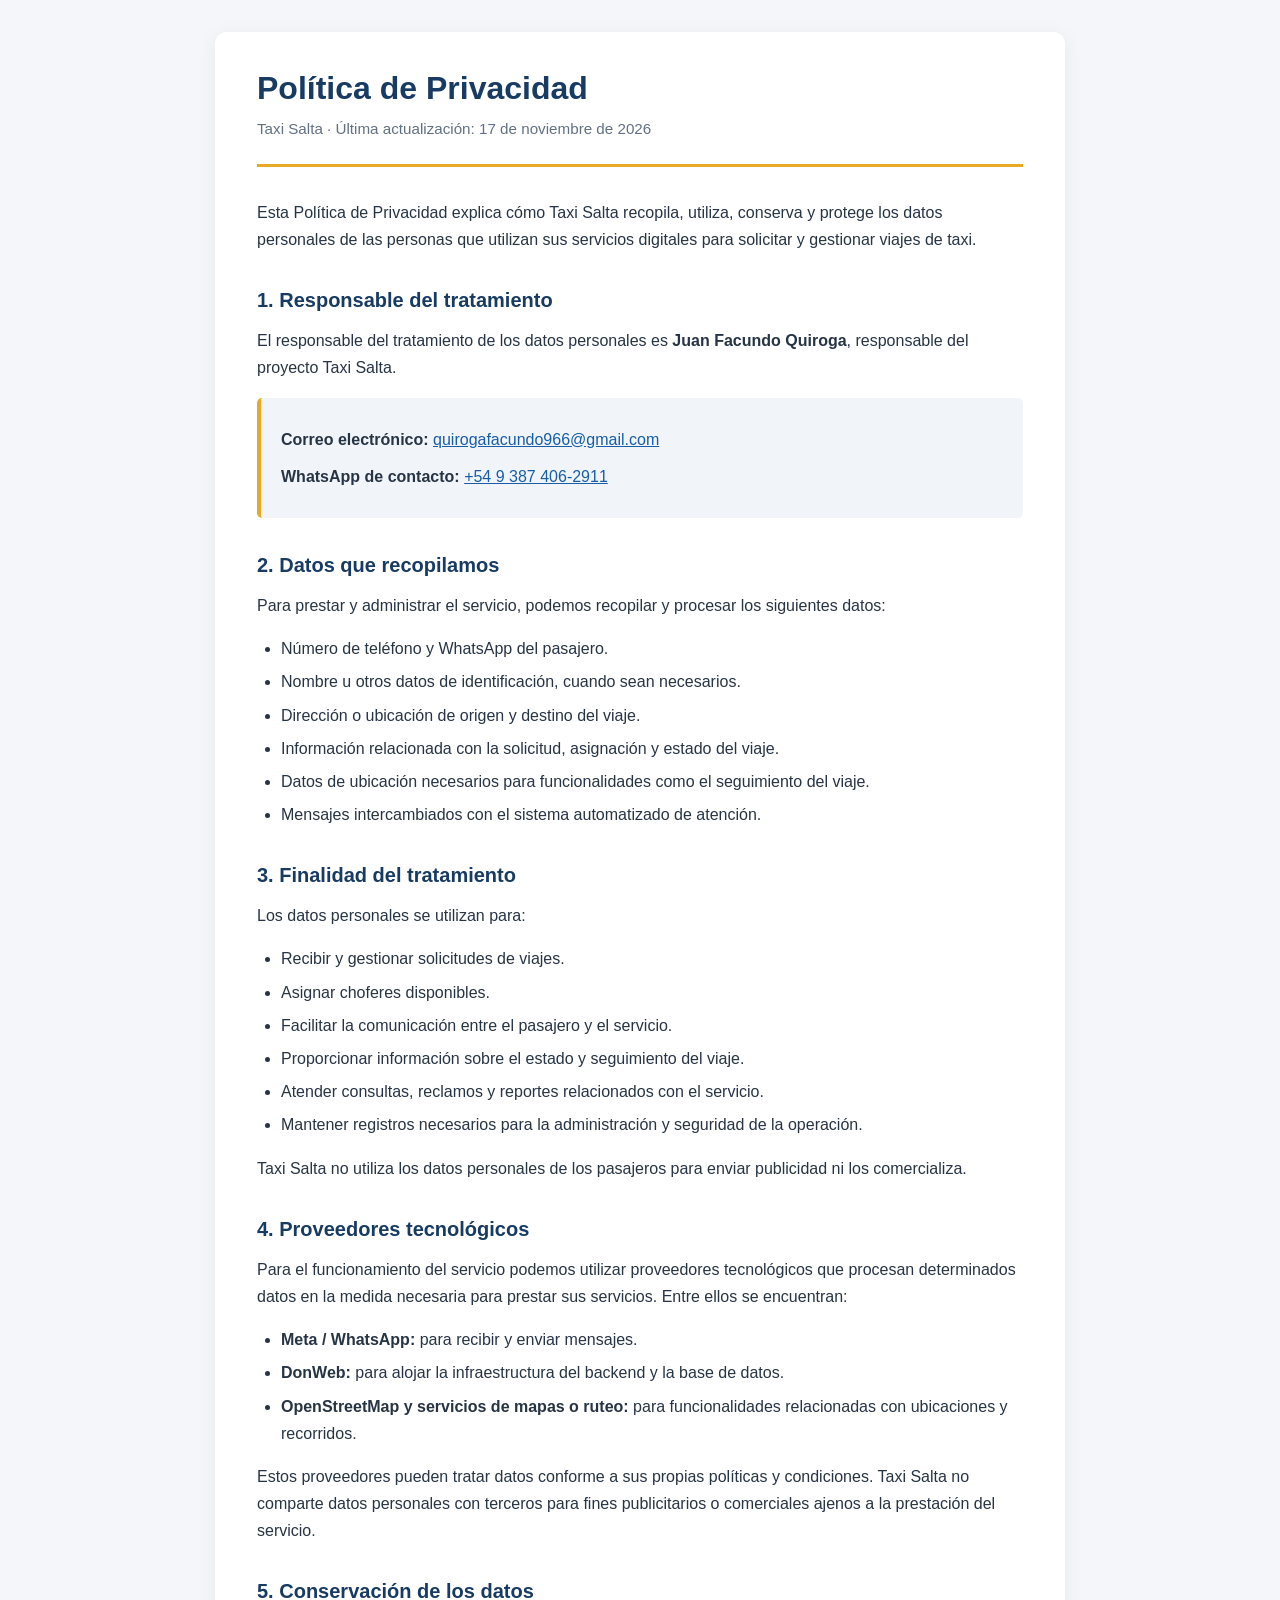
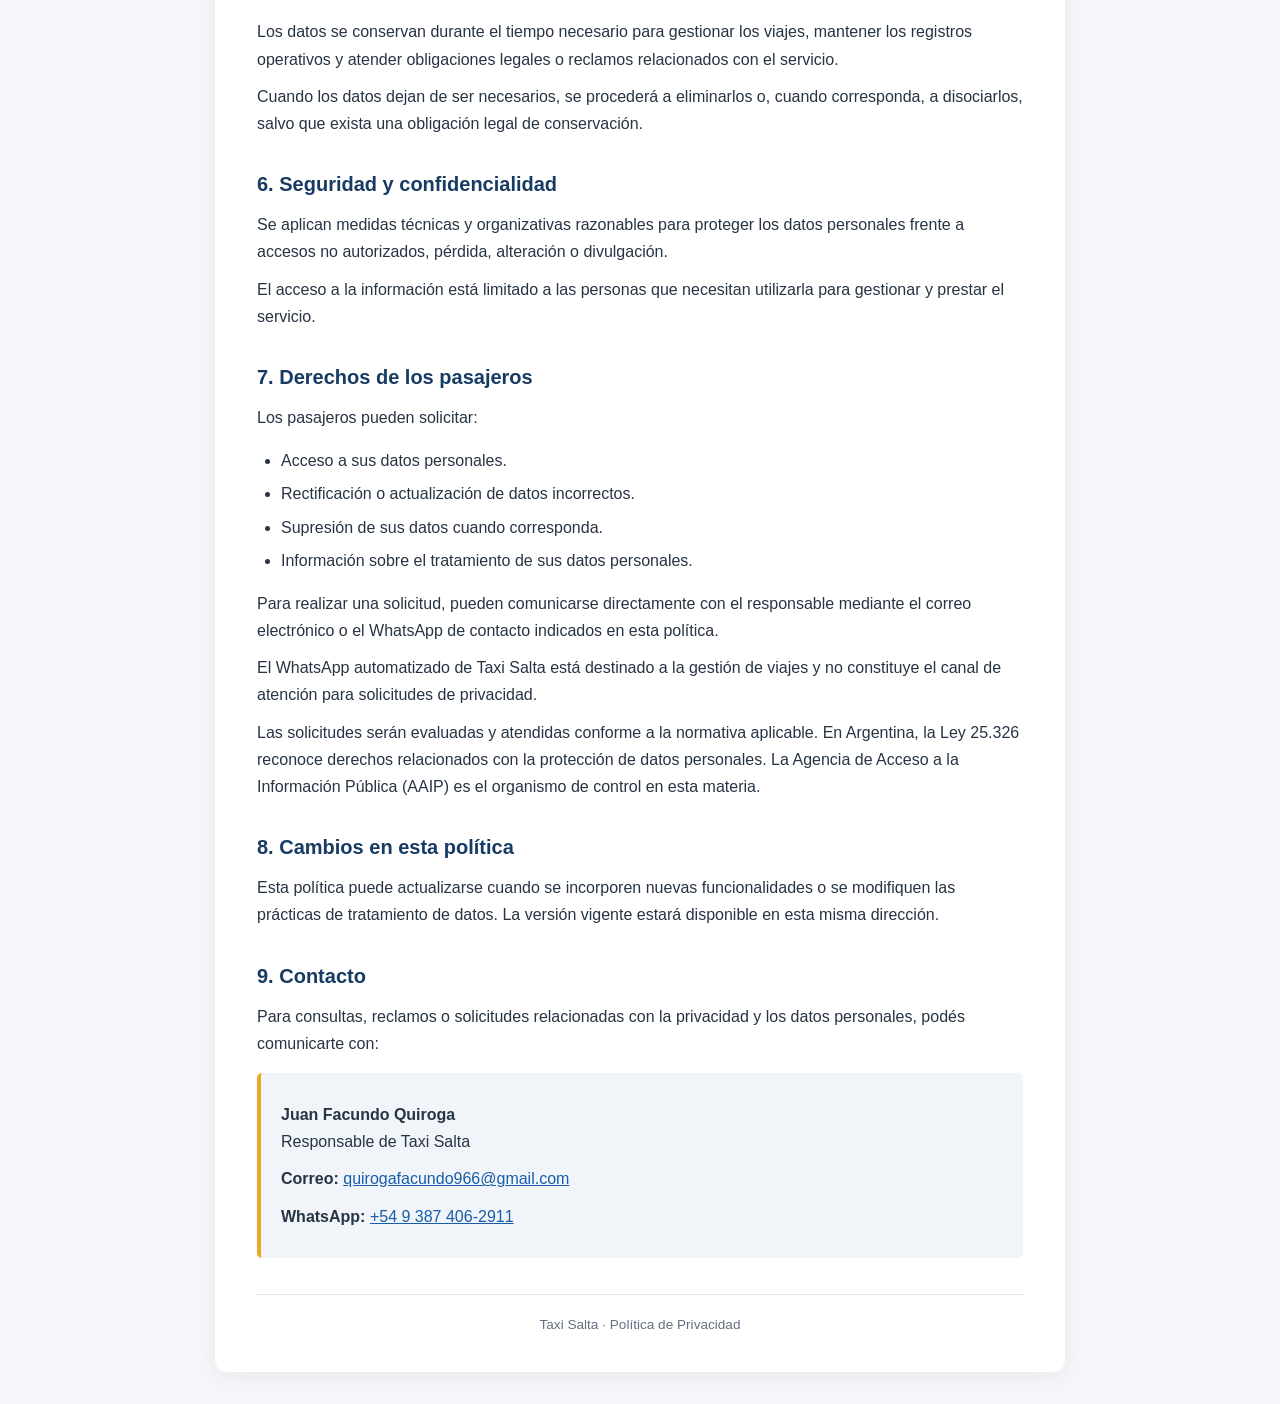
<file: frontend/politica-privacidad.html>
<!DOCTYPE html>
<html lang="es">
<head>
    <meta charset="UTF-8">
    <meta name="viewport" content="width=device-width, initial-scale=1.0">
    <meta name="description" content="Política de privacidad de Taxi Salta. Información sobre el tratamiento y la protección de datos personales.">
    <title>Política de Privacidad | Taxi Salta</title>
    <style>
        :root {
            color-scheme: light;
            --primary: #173b63;
            --accent: #e8a923;
            --background: #f4f6f9;
            --text: #273444;
            --muted: #637083;
            --surface: #ffffff;
        }

        * {
            box-sizing: border-box;
        }

        body {
            margin: 0;
            padding: 32px 16px;
            background: var(--background);
            color: var(--text);
            font-family: Arial, Helvetica, sans-serif;
            line-height: 1.7;
        }

        main {
            width: 100%;
            max-width: 850px;
            margin: 0 auto;
            padding: 36px 42px;
            background: var(--surface);
            border-radius: 12px;
            box-shadow: 0 4px 20px rgba(0, 0, 0, 0.06);
        }

        header {
            margin-bottom: 32px;
            padding-bottom: 22px;
            border-bottom: 3px solid var(--accent);
        }

        h1 {
            margin: 0 0 8px;
            color: var(--primary);
            font-size: 2rem;
            line-height: 1.25;
        }

        .subtitle {
            margin: 0;
            color: var(--muted);
            font-size: 0.95rem;
        }

        h2 {
            margin: 30px 0 10px;
            color: var(--primary);
            font-size: 1.25rem;
        }

        p {
            margin: 10px 0;
        }

        ul {
            padding-left: 24px;
        }

        li {
            margin: 6px 0;
        }

        a {
            color: #175da8;
            overflow-wrap: anywhere;
        }

        .contact {
            margin-top: 16px;
            padding: 18px 20px;
            background: #f1f5fa;
            border-left: 4px solid var(--accent);
            border-radius: 5px;
        }

        footer {
            margin-top: 36px;
            padding-top: 18px;
            border-top: 1px solid #e1e6ed;
            color: var(--muted);
            font-size: 0.85rem;
            text-align: center;
        }

        @media (max-width: 600px) {
            body {
                padding: 14px 10px;
            }

            main {
                padding: 25px 20px;
            }

            h1 {
                font-size: 1.65rem;
            }
        }
    </style>
</head>
<body>
<main>
    <header>
        <h1>Política de Privacidad</h1>
        <p class="subtitle">Taxi Salta · Última actualización: 17 de noviembre de 2026</p>
    </header>

    <p>Esta Política de Privacidad explica cómo Taxi Salta recopila, utiliza, conserva y protege los datos personales de las personas que utilizan sus servicios digitales para solicitar y gestionar viajes de taxi.</p>

    <h2>1. Responsable del tratamiento</h2>
    <p>El responsable del tratamiento de los datos personales es <strong>Juan Facundo Quiroga</strong>, responsable del proyecto Taxi Salta.</p>
    <div class="contact">
        <p><strong>Correo electrónico:</strong> <a href="mailto:quirogafacundo966@gmail.com">quirogafacundo966@gmail.com</a></p>
        <p><strong>WhatsApp de contacto:</strong> <a href="https://wa.me/5493874062911" target="_blank" rel="noopener noreferrer">+54 9 387 406-2911</a></p>
    </div>

    <h2>2. Datos que recopilamos</h2>
    <p>Para prestar y administrar el servicio, podemos recopilar y procesar los siguientes datos:</p>
    <ul>
        <li>Número de teléfono y WhatsApp del pasajero.</li>
        <li>Nombre u otros datos de identificación, cuando sean necesarios.</li>
        <li>Dirección o ubicación de origen y destino del viaje.</li>
        <li>Información relacionada con la solicitud, asignación y estado del viaje.</li>
        <li>Datos de ubicación necesarios para funcionalidades como el seguimiento del viaje.</li>
        <li>Mensajes intercambiados con el sistema automatizado de atención.</li>
    </ul>

    <h2>3. Finalidad del tratamiento</h2>
    <p>Los datos personales se utilizan para:</p>
    <ul>
        <li>Recibir y gestionar solicitudes de viajes.</li>
        <li>Asignar choferes disponibles.</li>
        <li>Facilitar la comunicación entre el pasajero y el servicio.</li>
        <li>Proporcionar información sobre el estado y seguimiento del viaje.</li>
        <li>Atender consultas, reclamos y reportes relacionados con el servicio.</li>
        <li>Mantener registros necesarios para la administración y seguridad de la operación.</li>
    </ul>
    <p>Taxi Salta no utiliza los datos personales de los pasajeros para enviar publicidad ni los comercializa.</p>

    <h2>4. Proveedores tecnológicos</h2>
    <p>Para el funcionamiento del servicio podemos utilizar proveedores tecnológicos que procesan determinados datos en la medida necesaria para prestar sus servicios. Entre ellos se encuentran:</p>
    <ul>
        <li><strong>Meta / WhatsApp:</strong> para recibir y enviar mensajes.</li>
        <li><strong>DonWeb:</strong> para alojar la infraestructura del backend y la base de datos.</li>
        <li><strong>OpenStreetMap y servicios de mapas o ruteo:</strong> para funcionalidades relacionadas con ubicaciones y recorridos.</li>
    </ul>
    <p>Estos proveedores pueden tratar datos conforme a sus propias políticas y condiciones. Taxi Salta no comparte datos personales con terceros para fines publicitarios o comerciales ajenos a la prestación del servicio.</p>

    <h2>5. Conservación de los datos</h2>
    <p>Los datos se conservan durante el tiempo necesario para gestionar los viajes, mantener los registros operativos y atender obligaciones legales o reclamos relacionados con el servicio.</p>
    <p>Cuando los datos dejan de ser necesarios, se procederá a eliminarlos o, cuando corresponda, a disociarlos, salvo que exista una obligación legal de conservación.</p>

    <h2>6. Seguridad y confidencialidad</h2>
    <p>Se aplican medidas técnicas y organizativas razonables para proteger los datos personales frente a accesos no autorizados, pérdida, alteración o divulgación.</p>
    <p>El acceso a la información está limitado a las personas que necesitan utilizarla para gestionar y prestar el servicio.</p>

    <h2>7. Derechos de los pasajeros</h2>
    <p>Los pasajeros pueden solicitar:</p>
    <ul>
        <li>Acceso a sus datos personales.</li>
        <li>Rectificación o actualización de datos incorrectos.</li>
        <li>Supresión de sus datos cuando corresponda.</li>
        <li>Información sobre el tratamiento de sus datos personales.</li>
    </ul>
    <p>Para realizar una solicitud, pueden comunicarse directamente con el responsable mediante el correo electrónico o el WhatsApp de contacto indicados en esta política.</p>
    <p>El WhatsApp automatizado de Taxi Salta está destinado a la gestión de viajes y no constituye el canal de atención para solicitudes de privacidad.</p>
    <p>Las solicitudes serán evaluadas y atendidas conforme a la normativa aplicable. En Argentina, la Ley 25.326 reconoce derechos relacionados con la protección de datos personales. La Agencia de Acceso a la Información Pública (AAIP) es el organismo de control en esta materia.</p>

    <h2>8. Cambios en esta política</h2>
    <p>Esta política puede actualizarse cuando se incorporen nuevas funcionalidades o se modifiquen las prácticas de tratamiento de datos. La versión vigente estará disponible en esta misma dirección.</p>

    <h2>9. Contacto</h2>
    <p>Para consultas, reclamos o solicitudes relacionadas con la privacidad y los datos personales, podés comunicarte con:</p>
    <div class="contact">
        <p><strong>Juan Facundo Quiroga</strong><br>Responsable de Taxi Salta</p>
        <p><strong>Correo:</strong> <a href="mailto:quirogafacundo966@gmail.com">quirogafacundo966@gmail.com</a></p>
        <p><strong>WhatsApp:</strong> <a href="https://wa.me/5493874062911" target="_blank" rel="noopener noreferrer">+54 9 387 406-2911</a></p>
    </div>

    <footer>
        Taxi Salta · Política de Privacidad
    </footer>
</main>
</body>
</html>
</file>
